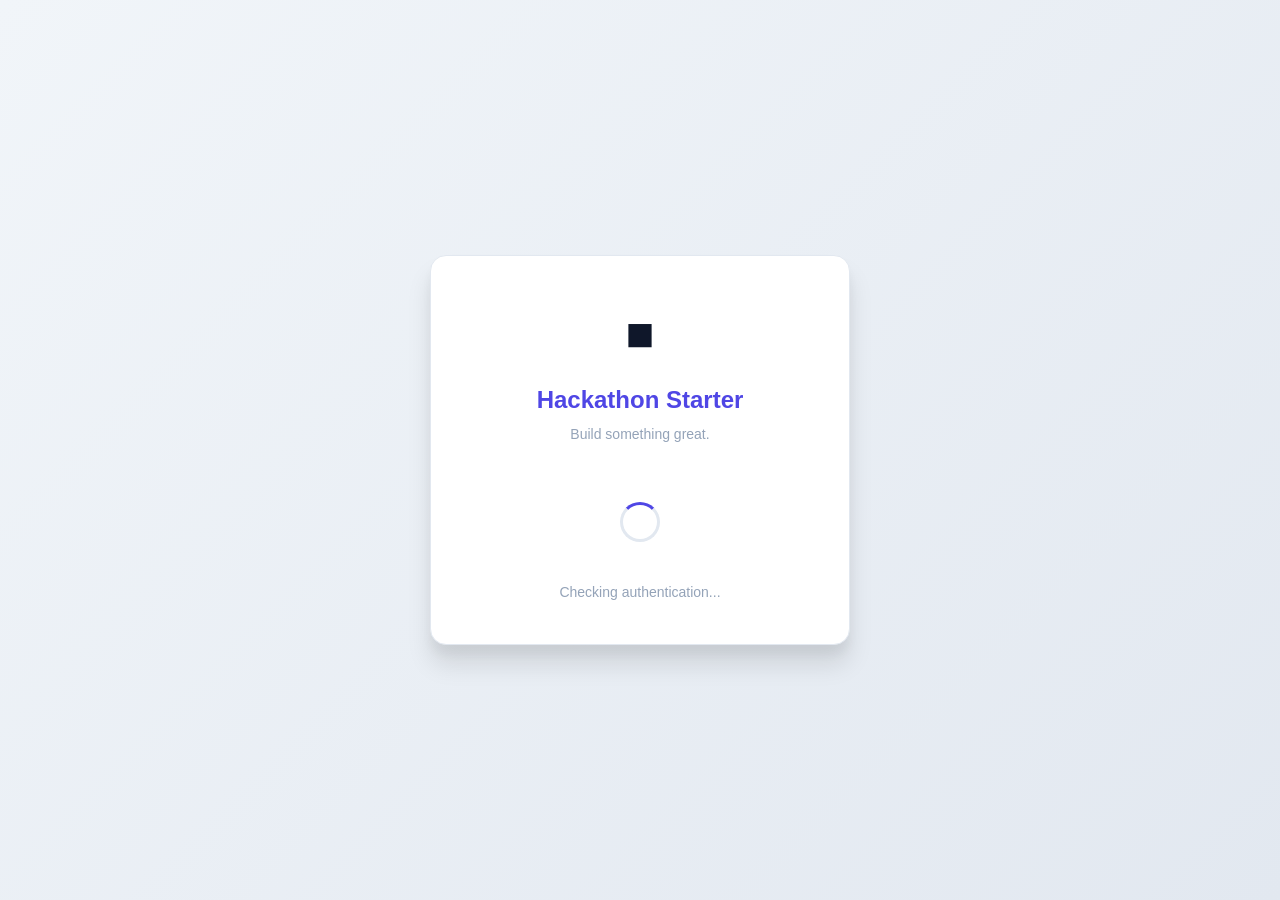
<file: Hackathon-Starter/index.html>
<!DOCTYPE html>
<html lang="en">
<head>
    <meta charset="UTF-8">
    <meta name="viewport" content="width=device-width, initial-scale=1.0">
    <title>Hackathon Starter</title>
    <link rel="stylesheet" href="css/style.css">
</head>
<body class="auth-page">
    <div class="auth-card" style="text-align:center;">
        <div class="auth-logo">
            <div style="font-size:3rem;margin-bottom:0.5rem;">&#9632;</div>
            <h1>Hackathon Starter</h1>
            <p>Build something great.</p>
        </div>

        <div style="padding:2rem 0;">
            <span class="loader loader-lg"></span>
        </div>

        <p style="color:var(--text-muted);font-size:0.875rem;" id="authStatus">Checking authentication...</p>
    </div>

    <script type="module" src="js/index.js"></script>
</body>
</html>
</file>
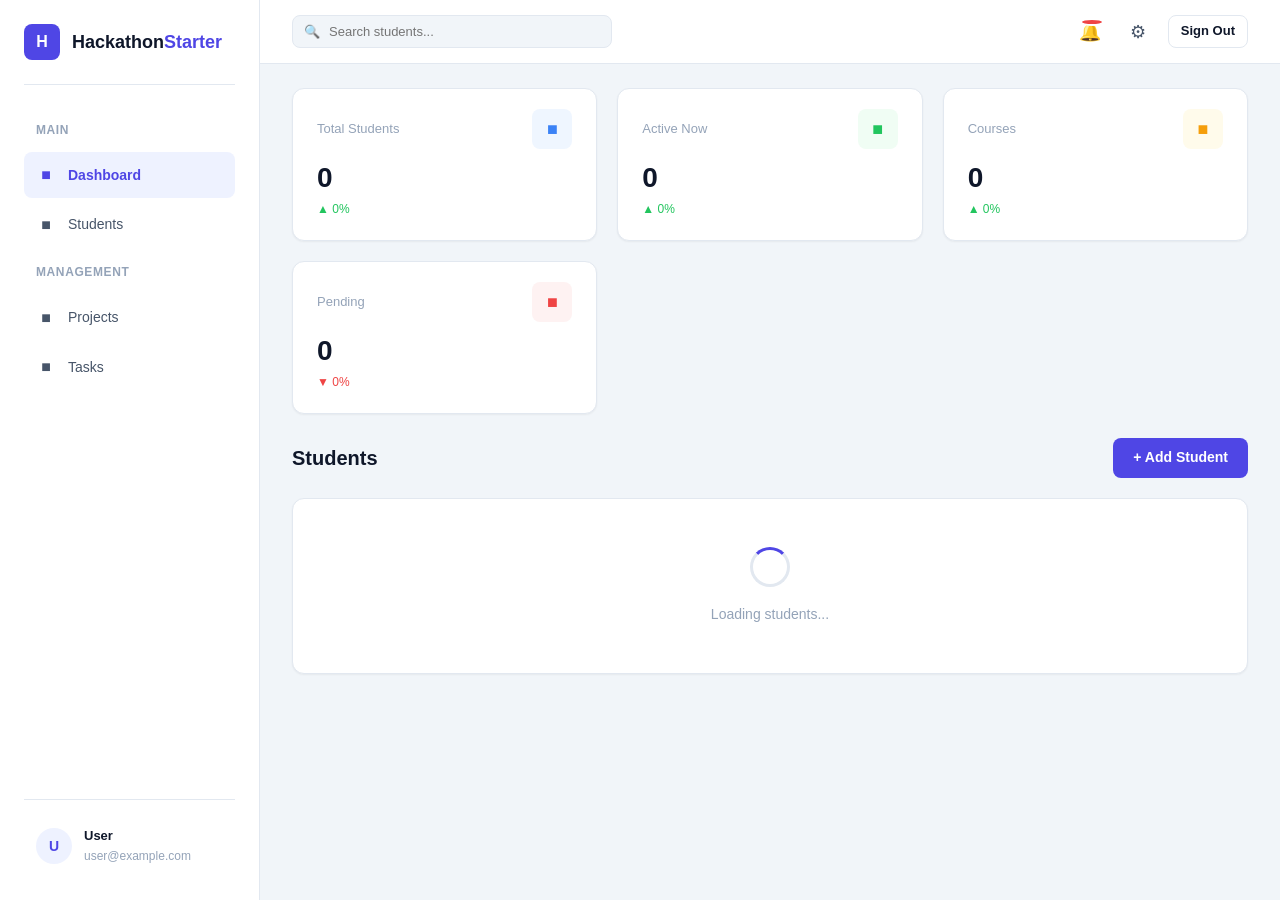
<file: Hackathon-Starter/pages/dashboard.html>
<!DOCTYPE html>
<html lang="en">
<head>
    <meta charset="UTF-8">
    <meta name="viewport" content="width=device-width, initial-scale=1.0">
    <title>Dashboard - Hackathon Starter</title>
    <link rel="stylesheet" href="../css/style.css">
    <link rel="stylesheet" href="../css/dashboard.css">
</head>
<body>
    <div class="dashboard-layout">
        <!-- ===== SIDEBAR ===== -->
        <aside class="dashboard-sidebar" id="sidebar">
            <div class="sidebar-brand">
                <div class="sidebar-brand-icon">H</div>
                <div class="sidebar-brand-text">Hackathon<span>Starter</span></div>
            </div>

            <nav class="sidebar-nav">
                <div class="sidebar-label">Main</div>
                <a href="#" class="sidebar-link active" id="navDashboard">
                    <span class="sidebar-link-icon">&#9632;</span> Dashboard
                </a>
                <a href="#" class="sidebar-link" id="navStudents">
                    <span class="sidebar-link-icon">&#9632;</span> Students
                </a>

                <div class="sidebar-label">Management</div>
                <a href="#" class="sidebar-link" id="navProjects">
                    <span class="sidebar-link-icon">&#9632;</span> Projects
                </a>
                <a href="#" class="sidebar-link" id="navTasks">
                    <span class="sidebar-link-icon">&#9632;</span> Tasks
                </a>
            </nav>

            <div class="sidebar-footer">
                <div class="sidebar-user" id="userProfile">
                    <div class="sidebar-user-avatar" id="userAvatar">U</div>
                    <div class="sidebar-user-info">
                        <h4 id="userName">User</h4>
                        <p id="userEmail">user@example.com</p>
                    </div>
                </div>
            </div>
        </aside>

        <!-- ===== MAIN ===== -->
        <main class="dashboard-main">
            <!-- Top Navbar -->
            <header class="dashboard-navbar">
                <div class="navbar-left">
                    <button class="navbar-toggle" id="sidebarToggle" aria-label="Toggle sidebar">&#9776;</button>
                    <div class="navbar-search">
                        <span class="navbar-search-icon">&#128269;</span>
                        <input type="text" id="searchInput" placeholder="Search students...">
                    </div>
                </div>
                <div class="navbar-right">
                    <button class="navbar-btn" id="notificationsBtn" aria-label="Notifications">
                        &#128276;
                        <span class="badge"></span>
                    </button>
                    <button class="navbar-btn" id="settingsBtn" aria-label="Settings">&#9881;</button>
                    <button class="btn btn-sm btn-secondary" id="logoutBtn">Sign Out</button>
                </div>
            </header>

            <!-- Content -->
            <div class="dashboard-content">
                <!-- Stats -->
                <section class="stats-grid">
                    <div class="stat-card">
                        <div class="stat-card-header">
                            <span class="stat-card-label">Total Students</span>
                            <div class="stat-card-icon blue">&#9632;</div>
                        </div>
                        <div class="stat-card-value" id="totalStudents">0</div>
                        <div class="stat-card-change up">&#9650; 0%</div>
                    </div>
                    <div class="stat-card">
                        <div class="stat-card-header">
                            <span class="stat-card-label">Active Now</span>
                            <div class="stat-card-icon green">&#9632;</div>
                        </div>
                        <div class="stat-card-value" id="activeStudents">0</div>
                        <div class="stat-card-change up">&#9650; 0%</div>
                    </div>
                    <div class="stat-card">
                        <div class="stat-card-header">
                            <span class="stat-card-label">Courses</span>
                            <div class="stat-card-icon yellow">&#9632;</div>
                        </div>
                        <div class="stat-card-value" id="totalCourses">0</div>
                        <div class="stat-card-change up">&#9650; 0%</div>
                    </div>
                    <div class="stat-card">
                        <div class="stat-card-header">
                            <span class="stat-card-label">Pending</span>
                            <div class="stat-card-icon red">&#9632;</div>
                        </div>
                        <div class="stat-card-value" id="pendingTasks">0</div>
                        <div class="stat-card-change down">&#9660; 0%</div>
                    </div>
                </section>

                <!-- Student Table Section -->
                <section>
                    <div class="section-header">
                        <h2 class="section-title">Students</h2>
                        <div class="section-actions">
                            <button class="btn btn-primary" id="addStudentBtn">+ Add Student</button>
                        </div>
                    </div>

                    <!-- Loading State -->
                    <div id="loadingState" class="table-card">
                        <div class="loading-state">
                            <div class="loading-placeholder">
                                <span class="loader loader-lg"></span>
                                <p>Loading students...</p>
                            </div>
                        </div>
                    </div>

                    <!-- Empty State -->
                    <div id="emptyState" class="table-card hidden">
                        <div class="empty-state">
                            <div class="empty-state-icon">&#9632;</div>
                            <h3>No students yet</h3>
                            <p>Add your first student to get started.</p>
                            <button class="btn btn-primary mt-2" id="emptyAddBtn">+ Add Student</button>
                        </div>
                    </div>

                    <!-- Data Table -->
                    <div id="tableContainer" class="table-card hidden">
                        <div class="table-wrapper">
                            <table>
                                <thead>
                                    <tr>
                                        <th>Student</th>
                                        <th>Email</th>
                                        <th>Course</th>
                                        <th>Status</th>
                                        <th>Actions</th>
                                    </tr>
                                </thead>
                                <tbody id="studentTable">
                                    <!-- Rows rendered by JavaScript -->
                                </tbody>
                            </table>
                        </div>
                    </div>
                </section>
            </div>
        </main>
    </div>

    <!-- ===== ADD STUDENT MODAL ===== -->
    <div class="modal-overlay" id="addStudentModal">
        <div class="modal">
            <div class="modal-header">
                <h3 class="modal-title">Add Student</h3>
                <button class="modal-close" id="closeAddModal">&times;</button>
            </div>
            <form id="addStudentForm">
                <div class="modal-body">
                    <div class="form-group">
                        <label for="addNameInput" class="form-label">Full Name</label>
                        <input type="text" id="addNameInput" class="form-input" placeholder="Enter student name" required>
                    </div>
                    <div class="form-group">
                        <label for="addEmailInput" class="form-label">Email</label>
                        <input type="email" id="addEmailInput" class="form-input" placeholder="Enter student email" required>
                    </div>
                    <div class="form-group">
                        <label for="addCourseInput" class="form-label">Course</label>
                        <input type="text" id="addCourseInput" class="form-input" placeholder="Enter course name" required>
                    </div>
                    <div class="form-group">
                        <label for="addStatusInput" class="form-label">Status</label>
                        <select id="addStatusInput" class="form-input">
                            <option value="Active">Active</option>
                            <option value="Inactive">Inactive</option>
                        </select>
                    </div>
                </div>
                <div class="modal-footer">
                    <button type="button" class="btn btn-secondary" id="cancelAddBtn">Cancel</button>
                    <button type="submit" class="btn btn-primary" id="saveAddBtn">Save</button>
                </div>
            </form>
        </div>
    </div>

    <!-- ===== EDIT STUDENT MODAL ===== -->
    <div class="modal-overlay" id="editStudentModal">
        <div class="modal">
            <div class="modal-header">
                <h3 class="modal-title">Edit Student</h3>
                <button class="modal-close" id="closeEditModal">&times;</button>
            </div>
            <form id="editStudentForm">
                <div class="modal-body">
                    <input type="hidden" id="editStudentId">
                    <div class="form-group">
                        <label for="editNameInput" class="form-label">Full Name</label>
                        <input type="text" id="editNameInput" class="form-input" placeholder="Enter student name" required>
                    </div>
                    <div class="form-group">
                        <label for="editEmailInput" class="form-label">Email</label>
                        <input type="email" id="editEmailInput" class="form-input" placeholder="Enter student email" required>
                    </div>
                    <div class="form-group">
                        <label for="editCourseInput" class="form-label">Course</label>
                        <input type="text" id="editCourseInput" class="form-input" placeholder="Enter course name" required>
                    </div>
                    <div class="form-group">
                        <label for="editStatusInput" class="form-label">Status</label>
                        <select id="editStatusInput" class="form-input">
                            <option value="Active">Active</option>
                            <option value="Inactive">Inactive</option>
                        </select>
                    </div>
                </div>
                <div class="modal-footer">
                    <button type="button" class="btn btn-secondary" id="cancelEditBtn">Cancel</button>
                    <button type="submit" class="btn btn-primary" id="saveEditBtn">Update</button>
                </div>
            </form>
        </div>
    </div>

    <!-- ===== NOTIFICATION CONTAINER ===== -->
    <div class="notification-container" id="notificationContainer"></div>

    <script type="module" src="../js/app.js"></script>
</body>
</html>
</file>
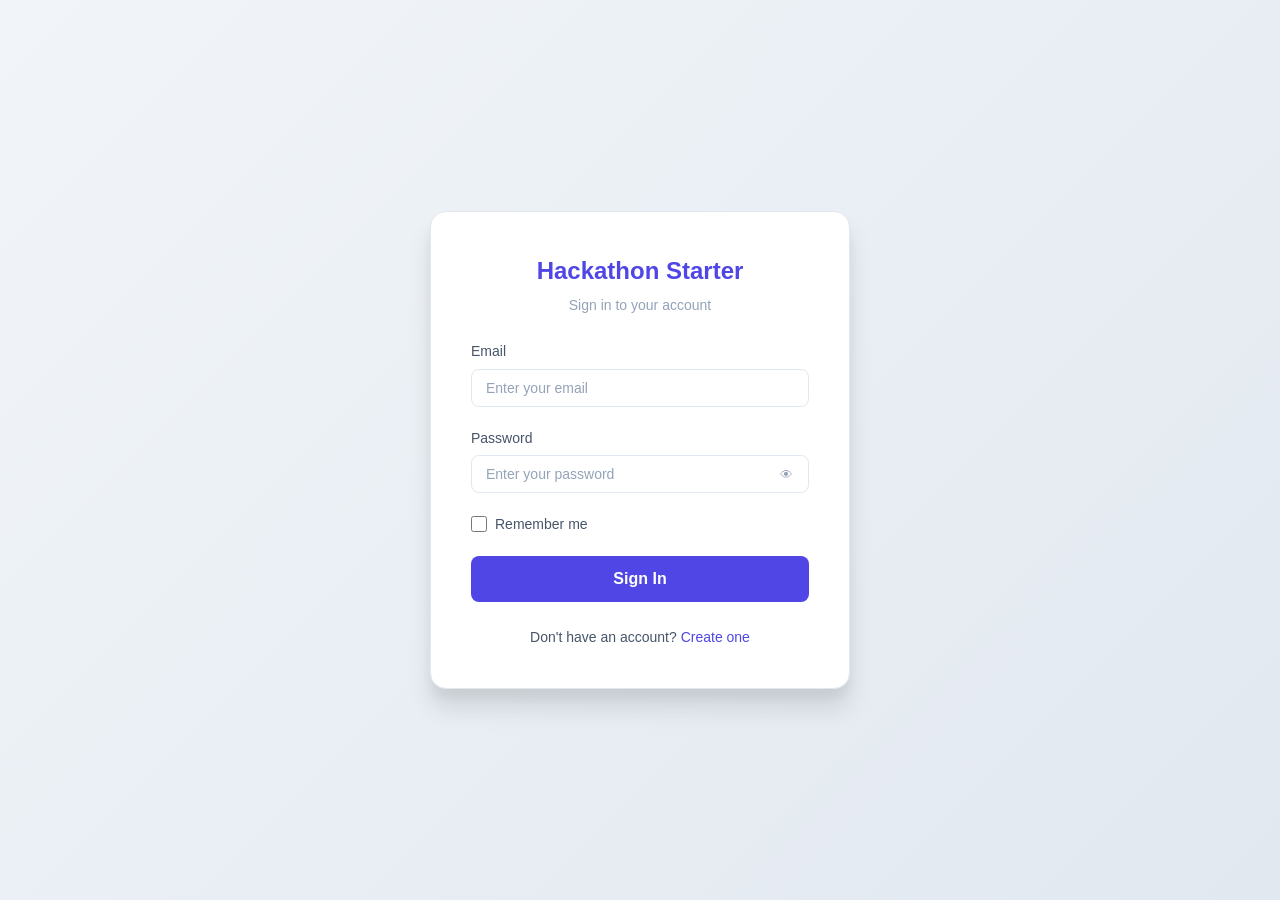
<file: Hackathon-Starter/pages/login.html>
<!DOCTYPE html>
<html lang="en">
<head>
    <meta charset="UTF-8">
    <meta name="viewport" content="width=device-width, initial-scale=1.0">
    <title>Login - Hackathon Starter</title>
    <link rel="stylesheet" href="../css/style.css">
</head>
<body class="auth-page">
    <div class="auth-card">
        <div class="auth-logo">
            <h1>Hackathon Starter</h1>
            <p>Sign in to your account</p>
        </div>

        <form id="loginForm" novalidate>
            <div id="loginError" class="form-error visible" style="display: none;"></div>

            <div class="form-group">
                <label for="emailInput" class="form-label">Email</label>
                <input type="email" id="emailInput" class="form-input" placeholder="Enter your email" autocomplete="email" required>
                <span class="form-error" id="emailError"></span>
            </div>

            <div class="form-group">
                <label for="passwordInput" class="form-label">Password</label>
                <div class="form-input-wrapper">
                    <input type="password" id="passwordInput" class="form-input" placeholder="Enter your password" autocomplete="current-password" required>
                    <button type="button" id="togglePasswordBtn" class="form-toggle-password" aria-label="Toggle password visibility">&#128065;</button>
                </div>
                <span class="form-error" id="passwordError"></span>
            </div>

            <div class="form-group flex-between">
                <label class="form-checkbox">
                    <input type="checkbox" id="rememberMe"> Remember me
                </label>
            </div>

            <button type="submit" id="loginBtn" class="btn btn-primary btn-full btn-lg">
                Sign In
            </button>

            <div id="loginLoader" class="hidden text-center mt-2">
                <span class="loader"></span>
            </div>
        </form>

        <div class="auth-footer">
            Don't have an account? <a href="signup.html">Create one</a>
        </div>
    </div>

    <script type="module" src="../js/app.js"></script>
</body>
</html>
</file>
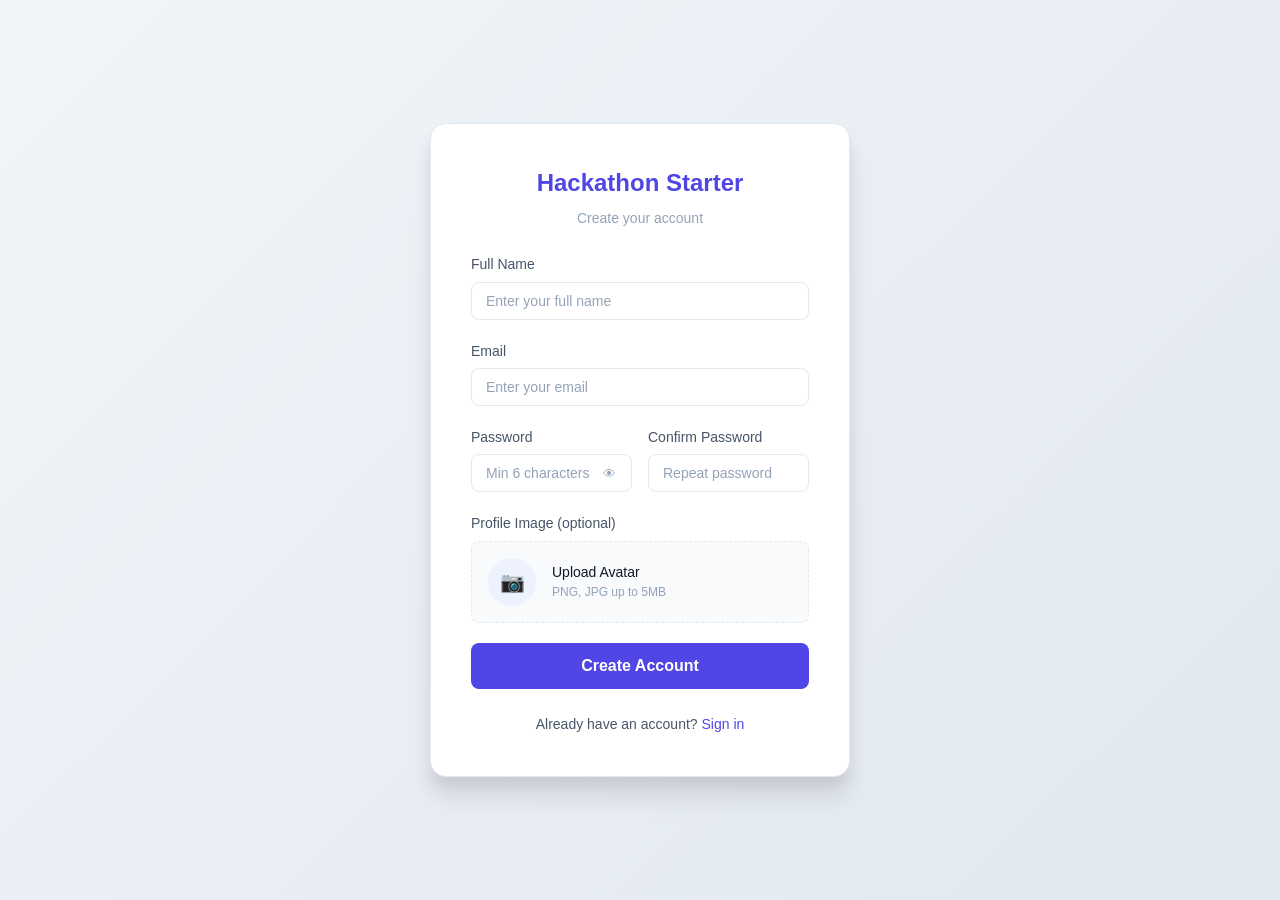
<file: Hackathon-Starter/pages/signup.html>
<!DOCTYPE html>
<html lang="en">
<head>
    <meta charset="UTF-8">
    <meta name="viewport" content="width=device-width, initial-scale=1.0">
    <title>Sign Up - Hackathon Starter</title>
    <link rel="stylesheet" href="../css/style.css">
</head>
<body class="auth-page">
    <div class="auth-card">
        <div class="auth-logo">
            <h1>Hackathon Starter</h1>
            <p>Create your account</p>
        </div>

        <form id="signupForm" novalidate>
            <div id="signupError" class="form-error visible" style="display: none;"></div>

            <div class="form-group">
                <label for="nameInput" class="form-label">Full Name</label>
                <input type="text" id="nameInput" class="form-input" placeholder="Enter your full name" autocomplete="name" required>
                <span class="form-error" id="nameError"></span>
            </div>

            <div class="form-group">
                <label for="emailInput" class="form-label">Email</label>
                <input type="email" id="emailInput" class="form-input" placeholder="Enter your email" autocomplete="email" required>
                <span class="form-error" id="emailError"></span>
            </div>

            <div class="form-row">
                <div class="form-group">
                    <label for="passwordInput" class="form-label">Password</label>
                    <div class="form-input-wrapper">
                        <input type="password" id="passwordInput" class="form-input" placeholder="Min 6 characters" autocomplete="new-password" required>
                        <button type="button" id="togglePasswordBtn" class="form-toggle-password" aria-label="Toggle password visibility">&#128065;</button>
                    </div>
                    <span class="form-error" id="passwordError"></span>
                </div>

                <div class="form-group">
                    <label for="confirmPasswordInput" class="form-label">Confirm Password</label>
                    <input type="password" id="confirmPasswordInput" class="form-input" placeholder="Repeat password" autocomplete="new-password" required>
                    <span class="form-error" id="confirmPasswordError"></span>
                </div>
            </div>

            <div class="form-group">
                <label class="form-label">Profile Image (optional)</label>
                <label for="imageInput" class="auth-avatar-upload">
                    <div class="auth-avatar-icon">&#128247;</div>
                    <div class="auth-avatar-text">
                        <h4>Upload Avatar</h4>
                        <p>PNG, JPG up to 5MB</p>
                    </div>
                </label>
                <input type="file" id="imageInput" accept="image/png,image/jpeg" style="display:none">
                <span class="form-error" id="imageError"></span>
            </div>

            <button type="submit" id="signupBtn" class="btn btn-primary btn-full btn-lg">
                Create Account
            </button>

            <div id="signupLoader" class="hidden text-center mt-2">
                <span class="loader"></span>
            </div>
        </form>

        <div class="auth-footer">
            Already have an account? <a href="login.html">Sign in</a>
        </div>
    </div>

    <script type="module" src="../js/app.js"></script>
</body>
</html>
</file>
<file: Hackathon-Starter/css/style.css>
*,
*::before,
*::after {
    margin: 0;
    padding: 0;
    box-sizing: border-box;
}

:root {
    --primary: #4f46e5;
    --primary-hover: #4338ca;
    --primary-light: #eef2ff;
    --secondary: #64748b;
    --accent: #06b6d4;
    --bg: #f1f5f9;
    --surface: #ffffff;
    --surface-hover: #f8fafc;
    --text: #0f172a;
    --text-secondary: #475569;
    --text-muted: #94a3b8;
    --border: #e2e8f0;
    --border-focus: #4f46e5;
    --danger: #ef4444;
    --danger-light: #fef2f2;
    --success: #22c55e;
    --success-light: #f0fdf4;
    --warning: #f59e0b;
    --warning-light: #fffbeb;
    --info: #3b82f6;
    --info-light: #eff6ff;
    --radius-sm: 6px;
    --radius: 8px;
    --radius-lg: 12px;
    --radius-xl: 16px;
    --shadow-sm: 0 1px 2px rgba(0, 0, 0, 0.05);
    --shadow: 0 1px 3px rgba(0, 0, 0, 0.1), 0 1px 2px rgba(0, 0, 0, 0.06);
    --shadow-md: 0 4px 6px rgba(0, 0, 0, 0.07), 0 2px 4px rgba(0, 0, 0, 0.06);
    --shadow-lg: 0 10px 15px rgba(0, 0, 0, 0.1), 0 4px 6px rgba(0, 0, 0, 0.05);
    --shadow-xl: 0 20px 25px rgba(0, 0, 0, 0.1), 0 10px 10px rgba(0, 0, 0, 0.04);
    --transition: 0.2s ease;
    --sidebar-width: 260px;
    --navbar-height: 64px;
}

html {
    font-size: 16px;
    scroll-behavior: smooth;
}

body {
    font-family: 'Inter', -apple-system, BlinkMacSystemFont, 'Segoe UI', Roboto, sans-serif;
    background-color: var(--bg);
    color: var(--text);
    line-height: 1.6;
    min-height: 100vh;
    -webkit-font-smoothing: antialiased;
}

a {
    color: var(--primary);
    text-decoration: none;
    transition: color var(--transition);
}

a:hover {
    color: var(--primary-hover);
}

img {
    max-width: 100%;
    height: auto;
    display: block;
}

ul {
    list-style: none;
}

input,
button,
textarea,
select {
    font-family: inherit;
}

/* ===== CONTAINER ===== */

.container {
    width: 100%;
    max-width: 1200px;
    margin: 0 auto;
    padding: 0 1.5rem;
}

/* ===== BUTTONS ===== */

.btn {
    display: inline-flex;
    align-items: center;
    justify-content: center;
    gap: 0.5rem;
    padding: 0.625rem 1.25rem;
    border: none;
    border-radius: var(--radius);
    font-size: 0.875rem;
    font-weight: 600;
    cursor: pointer;
    transition: all var(--transition);
    line-height: 1.4;
    white-space: nowrap;
}

.btn:focus-visible {
    outline: 2px solid var(--primary);
    outline-offset: 2px;
}

.btn-primary {
    background-color: var(--primary);
    color: #fff;
}

.btn-primary:hover {
    background-color: var(--primary-hover);
    box-shadow: var(--shadow-md);
}

.btn-secondary {
    background-color: var(--surface);
    color: var(--text);
    border: 1px solid var(--border);
}

.btn-secondary:hover {
    background-color: var(--surface-hover);
    border-color: var(--text-muted);
}

.btn-danger {
    background-color: var(--danger);
    color: #fff;
}

.btn-danger:hover {
    background-color: #dc2626;
}

.btn-success {
    background-color: var(--success);
    color: #fff;
}

.btn-success:hover {
    background-color: #16a34a;
}

.btn-sm {
    padding: 0.375rem 0.75rem;
    font-size: 0.8125rem;
}

.btn-lg {
    padding: 0.75rem 1.5rem;
    font-size: 1rem;
}

.btn-full {
    width: 100%;
}

.btn:disabled {
    opacity: 0.5;
    cursor: not-allowed;
}

/* ===== FORMS ===== */

.form-group {
    margin-bottom: 1.25rem;
}

.form-label {
    display: block;
    margin-bottom: 0.375rem;
    font-size: 0.875rem;
    font-weight: 500;
    color: var(--text-secondary);
}

.form-input {
    width: 100%;
    padding: 0.625rem 0.875rem;
    border: 1.5px solid var(--border);
    border-radius: var(--radius);
    font-size: 0.875rem;
    color: var(--text);
    background-color: var(--surface);
    transition: all var(--transition);
}

.form-input::placeholder {
    color: var(--text-muted);
}

.form-input:focus {
    outline: none;
    border-color: var(--border-focus);
    box-shadow: 0 0 0 3px rgba(79, 70, 229, 0.1);
}

.form-input.input-error {
    border-color: var(--danger);
}

.form-input.input-error:focus {
    box-shadow: 0 0 0 3px rgba(239, 68, 68, 0.1);
}

.form-input-wrapper {
    position: relative;
}

.form-toggle-password {
    position: absolute;
    right: 0.75rem;
    top: 50%;
    transform: translateY(-50%);
    background: none;
    border: none;
    cursor: pointer;
    color: var(--text-muted);
    padding: 0.25rem;
    font-size: 0.8rem;
}

.form-toggle-password:hover {
    color: var(--text-secondary);
}

.form-error {
    display: none;
    font-size: 0.8125rem;
    color: var(--danger);
    margin-top: 0.25rem;
}

.form-error.visible {
    display: block;
}

.form-checkbox {
    display: flex;
    align-items: center;
    gap: 0.5rem;
    font-size: 0.875rem;
    color: var(--text-secondary);
    cursor: pointer;
}

.form-checkbox input[type="checkbox"] {
    width: 1rem;
    height: 1rem;
    accent-color: var(--primary);
    cursor: pointer;
}

.form-file-input {
    position: relative;
}

.form-file-input input[type="file"] {
    width: 100%;
    padding: 0.5rem;
    border: 1.5px dashed var(--border);
    border-radius: var(--radius);
    background-color: var(--surface-hover);
    cursor: pointer;
    font-size: 0.8125rem;
}

.form-file-input input[type="file"]:hover {
    border-color: var(--primary);
}

.form-row {
    display: grid;
    grid-template-columns: 1fr 1fr;
    gap: 1rem;
}

/* ===== CARD ===== */

.card {
    background: var(--surface);
    border: 1px solid var(--border);
    border-radius: var(--radius-lg);
    box-shadow: var(--shadow);
    padding: 1.5rem;
    transition: box-shadow var(--transition);
}

.card:hover {
    box-shadow: var(--shadow-md);
}

.card-header {
    display: flex;
    align-items: center;
    justify-content: space-between;
    margin-bottom: 1.25rem;
}

.card-title {
    font-size: 1.125rem;
    font-weight: 600;
}

/* ===== AUTH LAYOUT ===== */

.auth-page {
    min-height: 100vh;
    display: flex;
    align-items: center;
    justify-content: center;
    padding: 1.5rem;
    background: linear-gradient(135deg, var(--bg) 0%, #e2e8f0 100%);
}

.auth-card {
    background: var(--surface);
    border-radius: var(--radius-xl);
    box-shadow: var(--shadow-xl);
    padding: 2.5rem;
    width: 100%;
    max-width: 420px;
    border: 1px solid var(--border);
}

.auth-logo {
    text-align: center;
    margin-bottom: 1.5rem;
}

.auth-logo h1 {
    font-size: 1.5rem;
    font-weight: 700;
    color: var(--primary);
}

.auth-logo p {
    font-size: 0.875rem;
    color: var(--text-muted);
    margin-top: 0.25rem;
}

.auth-title {
    font-size: 1.25rem;
    font-weight: 600;
    margin-bottom: 0.25rem;
}

.auth-subtitle {
    font-size: 0.875rem;
    color: var(--text-muted);
    margin-bottom: 1.5rem;
}

.auth-footer {
    text-align: center;
    margin-top: 1.5rem;
    font-size: 0.875rem;
    color: var(--text-secondary);
}

.auth-divider {
    display: flex;
    align-items: center;
    gap: 1rem;
    margin: 1.5rem 0;
    color: var(--text-muted);
    font-size: 0.8125rem;
}

.auth-divider::before,
.auth-divider::after {
    content: '';
    flex: 1;
    height: 1px;
    background-color: var(--border);
}

.auth-avatar-upload {
    display: flex;
    align-items: center;
    gap: 1rem;
    padding: 1rem;
    background: var(--surface-hover);
    border-radius: var(--radius);
    border: 1.5px dashed var(--border);
    cursor: pointer;
    transition: all var(--transition);
}

.auth-avatar-upload:hover {
    border-color: var(--primary);
    background: var(--primary-light);
}

.auth-avatar-icon {
    width: 48px;
    height: 48px;
    border-radius: 50%;
    background: var(--primary-light);
    display: flex;
    align-items: center;
    justify-content: center;
    color: var(--primary);
    font-size: 1.25rem;
    flex-shrink: 0;
}

.auth-avatar-text h4 {
    font-size: 0.875rem;
    font-weight: 500;
}

.auth-avatar-text p {
    font-size: 0.75rem;
    color: var(--text-muted);
}

/* ===== MODAL ===== */

.modal-overlay {
    display: none;
    position: fixed;
    inset: 0;
    background: rgba(15, 23, 42, 0.5);
    backdrop-filter: blur(4px);
    z-index: 1000;
    align-items: center;
    justify-content: center;
    padding: 1.5rem;
}

.modal-overlay.active {
    display: flex;
}

.modal {
    background: var(--surface);
    border-radius: var(--radius-xl);
    box-shadow: var(--shadow-xl);
    width: 100%;
    max-width: 520px;
    max-height: 90vh;
    overflow-y: auto;
    animation: modalIn 0.2s ease;
}

@keyframes modalIn {
    from {
        opacity: 0;
        transform: scale(0.95) translateY(10px);
    }
    to {
        opacity: 1;
        transform: scale(1) translateY(0);
    }
}

.modal-header {
    display: flex;
    align-items: center;
    justify-content: space-between;
    padding: 1.25rem 1.5rem;
    border-bottom: 1px solid var(--border);
}

.modal-title {
    font-size: 1.125rem;
    font-weight: 600;
}

.modal-close {
    background: none;
    border: none;
    font-size: 1.25rem;
    cursor: pointer;
    color: var(--text-muted);
    padding: 0.25rem;
    border-radius: var(--radius-sm);
    transition: all var(--transition);
    width: 32px;
    height: 32px;
    display: flex;
    align-items: center;
    justify-content: center;
}

.modal-close:hover {
    background: var(--surface-hover);
    color: var(--text);
}

.modal-body {
    padding: 1.5rem;
}

.modal-footer {
    display: flex;
    align-items: center;
    justify-content: flex-end;
    gap: 0.75rem;
    padding: 1rem 1.5rem;
    border-top: 1px solid var(--border);
}

/* ===== NOTIFICATION ===== */

.notification-container {
    position: fixed;
    top: 1rem;
    right: 1rem;
    z-index: 2000;
    display: flex;
    flex-direction: column;
    gap: 0.5rem;
    pointer-events: none;
}

.notification {
    pointer-events: auto;
    padding: 0.875rem 1.25rem;
    border-radius: var(--radius);
    box-shadow: var(--shadow-lg);
    font-size: 0.875rem;
    font-weight: 500;
    display: flex;
    align-items: center;
    gap: 0.75rem;
    animation: slideIn 0.3s ease;
    max-width: 380px;
}

@keyframes slideIn {
    from {
        opacity: 0;
        transform: translateX(100%);
    }
    to {
        opacity: 1;
        transform: translateX(0);
    }
}

.notification-success {
    background: var(--success-light);
    color: #166534;
    border-left: 4px solid var(--success);
}

.notification-error {
    background: var(--danger-light);
    color: #991b1b;
    border-left: 4px solid var(--danger);
}

.notification-warning {
    background: var(--warning-light);
    color: #92400e;
    border-left: 4px solid var(--warning);
}

.notification-info {
    background: var(--info-light);
    color: #1e40af;
    border-left: 4px solid var(--info);
}

/* ===== LOADER ===== */

.loader {
    display: inline-block;
    width: 20px;
    height: 20px;
    border: 2.5px solid var(--border);
    border-top-color: var(--primary);
    border-radius: 50%;
    animation: spin 0.6s linear infinite;
}

.loader-lg {
    width: 40px;
    height: 40px;
    border-width: 3.5px;
}

.hidden {
    display: none !important;
}

/* ===== EMPTY STATE ===== */

.empty-state {
    text-align: center;
    padding: 3rem 1.5rem;
    color: var(--text-muted);
}

.empty-state-icon {
    font-size: 3rem;
    margin-bottom: 1rem;
    opacity: 0.4;
}

.empty-state h3 {
    font-size: 1.125rem;
    font-weight: 600;
    color: var(--text-secondary);
    margin-bottom: 0.25rem;
}

.empty-state p {
    font-size: 0.875rem;
}

/* ===== UTILITY ===== */

.text-center {
    text-align: center;
}

.text-right {
    text-align: right;
}

.text-muted {
    color: var(--text-muted);
}

.flex {
    display: flex;
}

.flex-center {
    display: flex;
    align-items: center;
    justify-content: center;
}

.flex-between {
    display: flex;
    align-items: center;
    justify-content: space-between;
}

.flex-col {
    flex-direction: column;
}

.gap-1 { gap: 0.5rem; }
.gap-2 { gap: 1rem; }
.gap-3 { gap: 1.5rem; }

.mt-1 { margin-top: 0.5rem; }
.mt-2 { margin-top: 1rem; }
.mt-3 { margin-top: 1.5rem; }
.mb-1 { margin-bottom: 0.5rem; }
.mb-2 { margin-bottom: 1rem; }

.w-full { width: 100%; }

/* ===== RESPONSIVE ===== */

@media (max-width: 768px) {
    .auth-card {
        padding: 1.5rem;
    }

    .form-row {
        grid-template-columns: 1fr;
    }

    .modal {
        max-width: 100%;
        margin: 1rem;
    }
}
</file>
<file: Hackathon-Starter/css/dashboard.css>
/* ===== DASHBOARD LAYOUT ===== */

.dashboard-layout {
    display: flex;
    min-height: 100vh;
}

/* ===== SIDEBAR ===== */

.dashboard-sidebar {
    position: fixed;
    top: 0;
    left: 0;
    width: var(--sidebar-width);
    height: 100vh;
    background: var(--surface);
    border-right: 1px solid var(--border);
    padding: 1.5rem;
    display: flex;
    flex-direction: column;
    z-index: 100;
    transition: transform var(--transition);
}

.sidebar-brand {
    display: flex;
    align-items: center;
    gap: 0.75rem;
    padding-bottom: 1.5rem;
    border-bottom: 1px solid var(--border);
    margin-bottom: 1.5rem;
}

.sidebar-brand-icon {
    width: 36px;
    height: 36px;
    background: var(--primary);
    border-radius: var(--radius);
    display: flex;
    align-items: center;
    justify-content: center;
    color: #fff;
    font-weight: 700;
    font-size: 1rem;
    flex-shrink: 0;
}

.sidebar-brand-text {
    font-size: 1.125rem;
    font-weight: 700;
    color: var(--text);
}

.sidebar-brand-text span {
    color: var(--primary);
}

.sidebar-nav {
    flex: 1;
    display: flex;
    flex-direction: column;
    gap: 0.25rem;
}

.sidebar-label {
    font-size: 0.75rem;
    font-weight: 600;
    color: var(--text-muted);
    text-transform: uppercase;
    letter-spacing: 0.05em;
    padding: 0.75rem 0.75rem 0.5rem;
}

.sidebar-link {
    display: flex;
    align-items: center;
    gap: 0.75rem;
    padding: 0.625rem 0.75rem;
    border-radius: var(--radius);
    color: var(--text-secondary);
    font-size: 0.875rem;
    font-weight: 500;
    transition: all var(--transition);
    text-decoration: none;
}

.sidebar-link:hover {
    background: var(--surface-hover);
    color: var(--text);
    text-decoration: none;
}

.sidebar-link.active {
    background: var(--primary-light);
    color: var(--primary);
    font-weight: 600;
}

.sidebar-link-icon {
    width: 20px;
    text-align: center;
    font-size: 1rem;
    flex-shrink: 0;
}

.sidebar-footer {
    padding-top: 1rem;
    border-top: 1px solid var(--border);
    margin-top: auto;
}

.sidebar-user {
    display: flex;
    align-items: center;
    gap: 0.75rem;
    padding: 0.625rem 0.75rem;
    border-radius: var(--radius);
    cursor: pointer;
    transition: background var(--transition);
}

.sidebar-user:hover {
    background: var(--surface-hover);
}

.sidebar-user-avatar {
    width: 36px;
    height: 36px;
    border-radius: 50%;
    background: var(--primary-light);
    display: flex;
    align-items: center;
    justify-content: center;
    color: var(--primary);
    font-weight: 600;
    font-size: 0.875rem;
    flex-shrink: 0;
}

.sidebar-user-info h4 {
    font-size: 0.8125rem;
    font-weight: 600;
}

.sidebar-user-info p {
    font-size: 0.75rem;
    color: var(--text-muted);
}

/* ===== MAIN CONTENT ===== */

.dashboard-main {
    flex: 1;
    margin-left: var(--sidebar-width);
    display: flex;
    flex-direction: column;
    min-height: 100vh;
}

/* ===== TOP NAVBAR ===== */

.dashboard-navbar {
    position: sticky;
    top: 0;
    z-index: 50;
    display: flex;
    align-items: center;
    justify-content: space-between;
    padding: 0 2rem;
    height: var(--navbar-height);
    background: var(--surface);
    border-bottom: 1px solid var(--border);
}

.navbar-left {
    display: flex;
    align-items: center;
    gap: 1rem;
}

.navbar-toggle {
    display: none;
    background: none;
    border: none;
    font-size: 1.25rem;
    cursor: pointer;
    color: var(--text-secondary);
    padding: 0.375rem;
    border-radius: var(--radius-sm);
}

.navbar-toggle:hover {
    background: var(--surface-hover);
}

.navbar-search {
    position: relative;
    width: 320px;
}

.navbar-search input {
    width: 100%;
    padding: 0.5rem 0.875rem 0.5rem 2.25rem;
    border: 1.5px solid var(--border);
    border-radius: var(--radius);
    font-size: 0.8125rem;
    background: var(--bg);
    transition: all var(--transition);
}

.navbar-search input:focus {
    outline: none;
    border-color: var(--primary);
    background: var(--surface);
    box-shadow: 0 0 0 3px rgba(79, 70, 229, 0.1);
}

.navbar-search-icon {
    position: absolute;
    left: 0.75rem;
    top: 50%;
    transform: translateY(-50%);
    color: var(--text-muted);
    font-size: 0.8125rem;
    pointer-events: none;
}

.navbar-right {
    display: flex;
    align-items: center;
    gap: 0.75rem;
}

.navbar-btn {
    background: none;
    border: none;
    width: 36px;
    height: 36px;
    border-radius: 50%;
    display: flex;
    align-items: center;
    justify-content: center;
    cursor: pointer;
    color: var(--text-secondary);
    font-size: 1.125rem;
    transition: all var(--transition);
    position: relative;
}

.navbar-btn:hover {
    background: var(--surface-hover);
    color: var(--text);
}

.navbar-btn .badge {
    position: absolute;
    top: 4px;
    right: 4px;
    width: 8px;
    height: 8px;
    background: var(--danger);
    border-radius: 50%;
    border: 2px solid var(--surface);
}

.navbar-profile {
    display: flex;
    align-items: center;
    gap: 0.625rem;
    padding: 0.375rem 0.625rem;
    border-radius: var(--radius);
    cursor: pointer;
    transition: background var(--transition);
}

.navbar-profile:hover {
    background: var(--surface-hover);
}

.navbar-profile-avatar {
    width: 32px;
    height: 32px;
    border-radius: 50%;
    background: var(--primary-light);
    display: flex;
    align-items: center;
    justify-content: center;
    color: var(--primary);
    font-weight: 600;
    font-size: 0.75rem;
}

.navbar-profile-name {
    font-size: 0.8125rem;
    font-weight: 500;
}

/* ===== DASHBOARD CONTENT ===== */

.dashboard-content {
    flex: 1;
    padding: 1.5rem 2rem 2rem;
}

/* ===== STATS CARDS ===== */

.stats-grid {
    display: grid;
    grid-template-columns: repeat(auto-fit, minmax(240px, 1fr));
    gap: 1.25rem;
    margin-bottom: 1.5rem;
}

.stat-card {
    background: var(--surface);
    border: 1px solid var(--border);
    border-radius: var(--radius-lg);
    padding: 1.25rem 1.5rem;
    box-shadow: var(--shadow-sm);
    transition: all var(--transition);
}

.stat-card:hover {
    box-shadow: var(--shadow-md);
    border-color: var(--primary);
}

.stat-card-header {
    display: flex;
    align-items: center;
    justify-content: space-between;
    margin-bottom: 0.75rem;
}

.stat-card-label {
    font-size: 0.8125rem;
    font-weight: 500;
    color: var(--text-muted);
}

.stat-card-icon {
    width: 40px;
    height: 40px;
    border-radius: var(--radius);
    display: flex;
    align-items: center;
    justify-content: center;
    font-size: 1.125rem;
}

.stat-card-icon.blue {
    background: var(--info-light);
    color: var(--info);
}

.stat-card-icon.green {
    background: var(--success-light);
    color: var(--success);
}

.stat-card-icon.yellow {
    background: var(--warning-light);
    color: var(--warning);
}

.stat-card-icon.red {
    background: var(--danger-light);
    color: var(--danger);
}

.stat-card-value {
    font-size: 1.75rem;
    font-weight: 700;
    line-height: 1.2;
}

.stat-card-change {
    display: inline-flex;
    align-items: center;
    gap: 0.25rem;
    font-size: 0.75rem;
    font-weight: 500;
    margin-top: 0.25rem;
}

.stat-card-change.up {
    color: var(--success);
}

.stat-card-change.down {
    color: var(--danger);
}

/* ===== SECTION HEADER ===== */

.section-header {
    display: flex;
    align-items: center;
    justify-content: space-between;
    margin-bottom: 1.25rem;
    flex-wrap: wrap;
    gap: 1rem;
}

.section-title {
    font-size: 1.25rem;
    font-weight: 600;
}

.section-actions {
    display: flex;
    align-items: center;
    gap: 0.75rem;
}

/* ===== TABLE ===== */

.table-card {
    background: var(--surface);
    border: 1px solid var(--border);
    border-radius: var(--radius-lg);
    box-shadow: var(--shadow-sm);
    overflow: hidden;
}

.table-wrapper {
    overflow-x: auto;
}

table {
    width: 100%;
    border-collapse: collapse;
}

thead {
    background: var(--bg);
}

th {
    padding: 0.75rem 1.25rem;
    text-align: left;
    font-size: 0.75rem;
    font-weight: 600;
    color: var(--text-muted);
    text-transform: uppercase;
    letter-spacing: 0.05em;
    border-bottom: 1px solid var(--border);
    white-space: nowrap;
}

td {
    padding: 0.875rem 1.25rem;
    font-size: 0.875rem;
    border-bottom: 1px solid var(--border);
    vertical-align: middle;
}

tr:last-child td {
    border-bottom: none;
}

tr:hover td {
    background: var(--surface-hover);
}

.table-avatar {
    display: flex;
    align-items: center;
    gap: 0.75rem;
}

.table-avatar-img {
    width: 36px;
    height: 36px;
    border-radius: 50%;
    background: var(--primary-light);
    display: flex;
    align-items: center;
    justify-content: center;
    color: var(--primary);
    font-weight: 600;
    font-size: 0.8125rem;
    flex-shrink: 0;
}

.table-avatar-name {
    font-weight: 500;
}

.table-avatar-email {
    font-size: 0.75rem;
    color: var(--text-muted);
}

.table-actions {
    display: flex;
    align-items: center;
    gap: 0.375rem;
}

.badge {
    display: inline-flex;
    align-items: center;
    padding: 0.125rem 0.625rem;
    border-radius: 999px;
    font-size: 0.75rem;
    font-weight: 500;
}

.badge-success {
    background: var(--success-light);
    color: #166534;
}

.badge-warning {
    background: var(--warning-light);
    color: #92400e;
}

.badge-danger {
    background: var(--danger-light);
    color: #991b1b;
}

/* ===== LOADING PLACEHOLDER ===== */

.loading-state {
    padding: 3rem;
    text-align: center;
}

.loading-placeholder {
    display: flex;
    flex-direction: column;
    align-items: center;
    gap: 1rem;
}

.loading-placeholder p {
    color: var(--text-muted);
    font-size: 0.875rem;
}

/* ===== RESPONSIVE ===== */

@media (max-width: 1024px) {
    .stats-grid {
        grid-template-columns: repeat(2, 1fr);
    }
}

@media (max-width: 768px) {
    .dashboard-sidebar {
        transform: translateX(-100%);
    }

    .dashboard-sidebar.open {
        transform: translateX(0);
    }

    .dashboard-main {
        margin-left: 0;
    }

    .dashboard-content {
        padding: 1rem;
    }

    .dashboard-navbar {
        padding: 0 1rem;
    }

    .navbar-search {
        width: 200px;
    }

    .navbar-toggle {
        display: flex;
    }

    .stats-grid {
        grid-template-columns: 1fr;
    }

    .section-header {
        flex-direction: column;
        align-items: flex-start;
    }

    .navbar-profile-name {
        display: none;
    }
}
</file>
